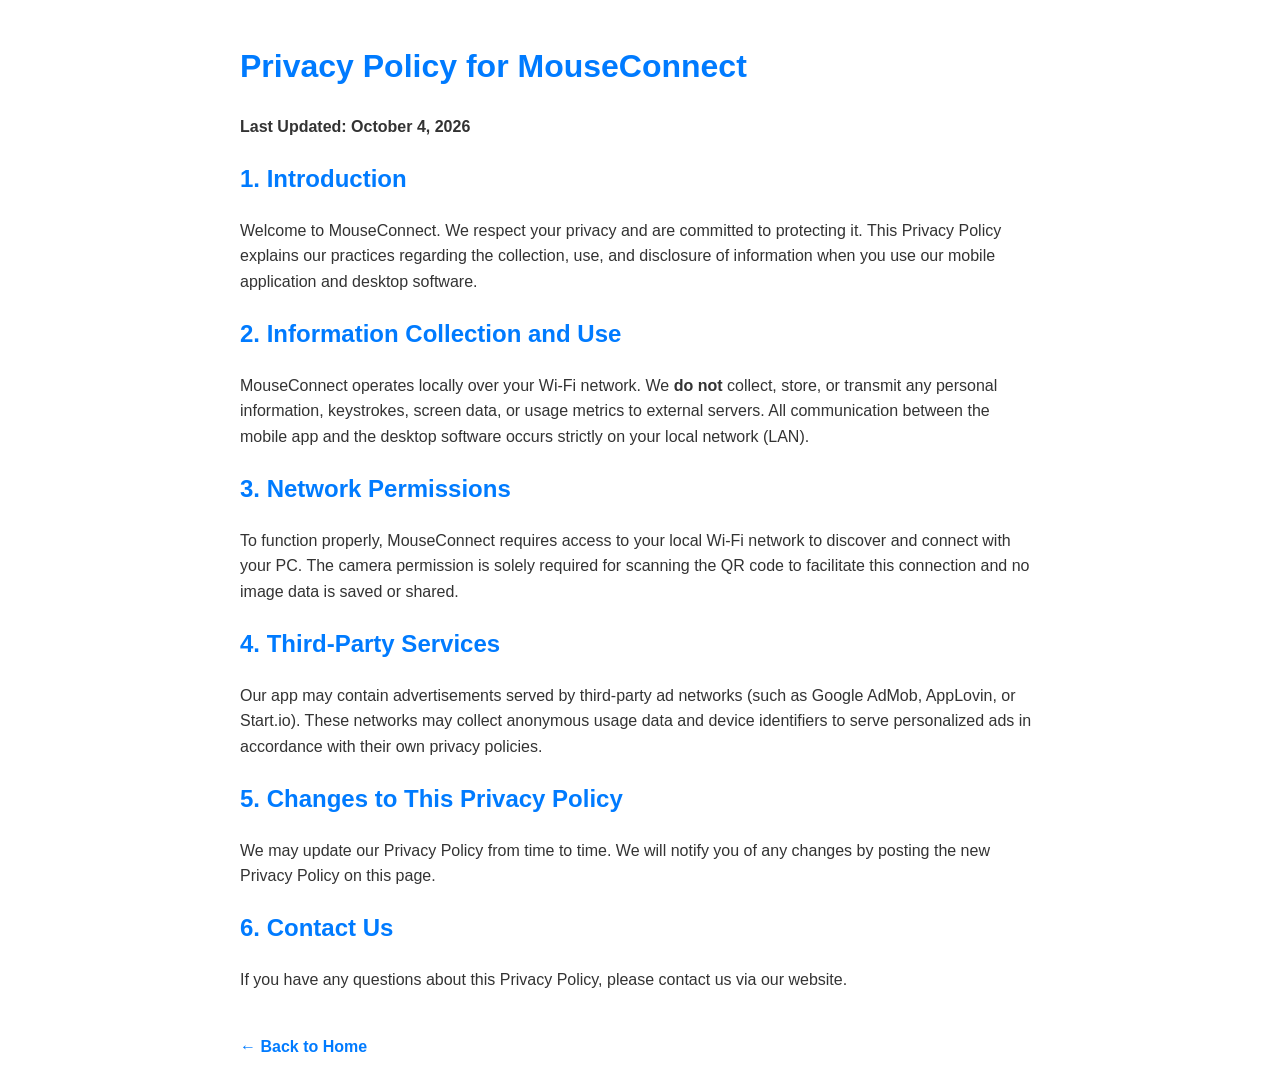
<file: privacy-policy.html>
﻿<!DOCTYPE html>
<html lang="en">
<head>
  <meta charset="UTF-8">
  <meta name="viewport" content="width=device-width, initial-scale=1.0">
  <title>Privacy Policy - MouseConnect</title>
  <style>
    body { font-family: Arial, sans-serif; max-width: 800px; margin: 0 auto; padding: 20px; line-height: 1.6; color: #333; }
    h1, h2 { color: #007bff; }
    a { color: #007bff; text-decoration: none; font-weight: bold; }
  </style>
</head>
<body>
  <h1>Privacy Policy for MouseConnect</h1>
  <p><strong>Last Updated: October 4, 2026</strong></p>
  
  <h2>1. Introduction</h2>
  <p>Welcome to MouseConnect. We respect your privacy and are committed to protecting it. This Privacy Policy explains our practices regarding the collection, use, and disclosure of information when you use our mobile application and desktop software.</p>
  
  <h2>2. Information Collection and Use</h2>
  <p>MouseConnect operates locally over your Wi-Fi network. We <strong>do not</strong> collect, store, or transmit any personal information, keystrokes, screen data, or usage metrics to external servers. All communication between the mobile app and the desktop software occurs strictly on your local network (LAN).</p>
  
  <h2>3. Network Permissions</h2>
  <p>To function properly, MouseConnect requires access to your local Wi-Fi network to discover and connect with your PC. The camera permission is solely required for scanning the QR code to facilitate this connection and no image data is saved or shared.</p>
  
  <h2>4. Third-Party Services</h2>
  <p>Our app may contain advertisements served by third-party ad networks (such as Google AdMob, AppLovin, or Start.io). These networks may collect anonymous usage data and device identifiers to serve personalized ads in accordance with their own privacy policies.</p>
  
  <h2>5. Changes to This Privacy Policy</h2>
  <p>We may update our Privacy Policy from time to time. We will notify you of any changes by posting the new Privacy Policy on this page.</p>
  
  <h2>6. Contact Us</h2>
  <p>If you have any questions about this Privacy Policy, please contact us via our website.</p>
  
  <br>
  <a href="index.html">&larr; Back to Home</a>
</body>
</html>
</file>
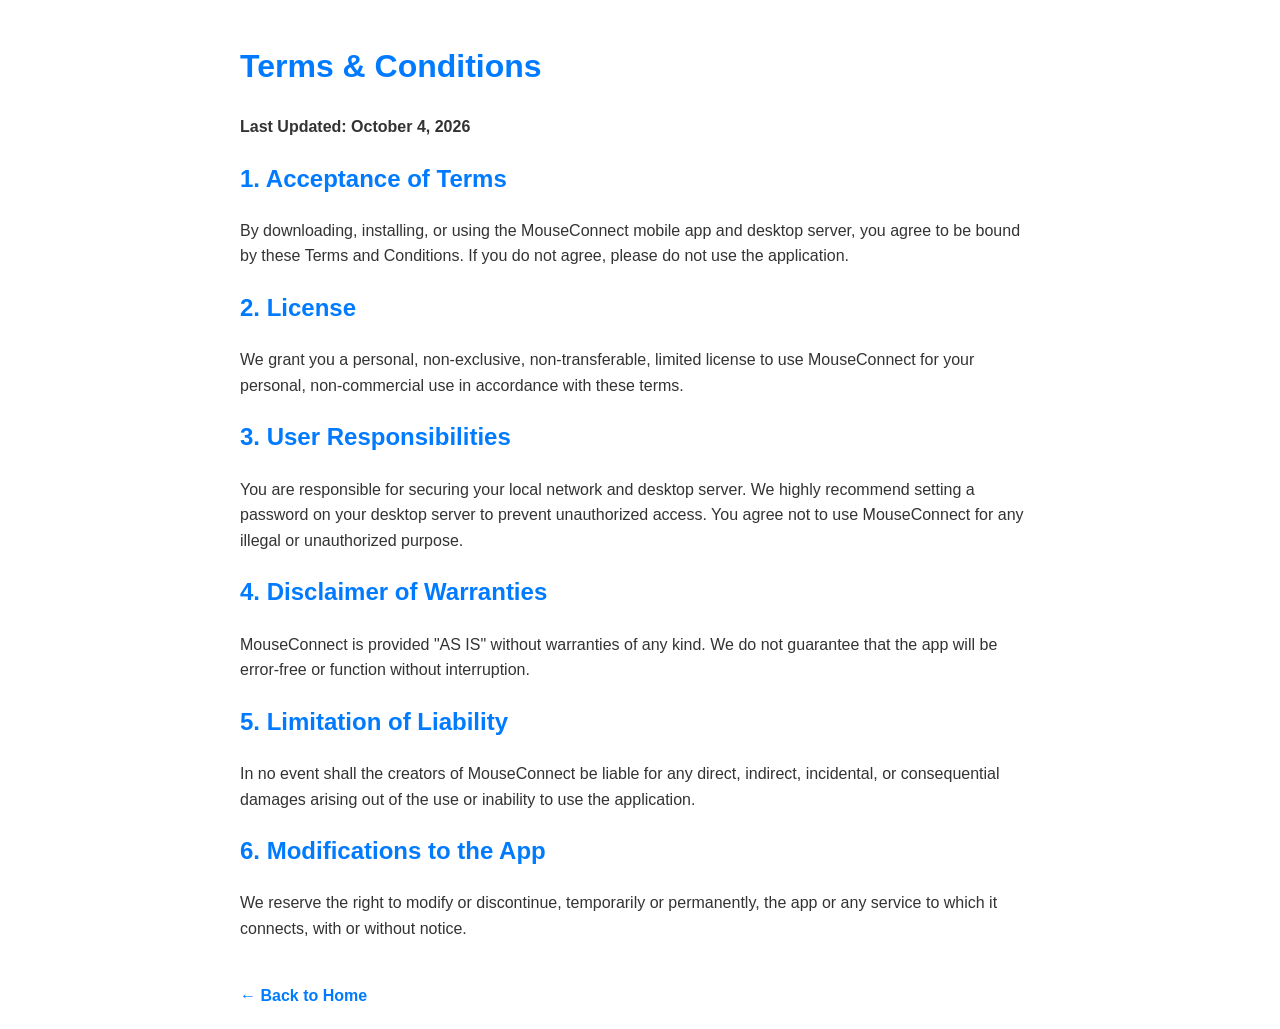
<file: terms-and-conditions.html>
﻿<!DOCTYPE html>
<html lang="en">
<head>
  <meta charset="UTF-8">
  <meta name="viewport" content="width=device-width, initial-scale=1.0">
  <title>Terms & Conditions - MouseConnect</title>
  <style>
    body { font-family: Arial, sans-serif; max-width: 800px; margin: 0 auto; padding: 20px; line-height: 1.6; color: #333; }
    h1, h2 { color: #007bff; }
    a { color: #007bff; text-decoration: none; font-weight: bold; }
  </style>
</head>
<body>
  <h1>Terms & Conditions</h1>
  <p><strong>Last Updated: October 4, 2026</strong></p>
  
  <h2>1. Acceptance of Terms</h2>
  <p>By downloading, installing, or using the MouseConnect mobile app and desktop server, you agree to be bound by these Terms and Conditions. If you do not agree, please do not use the application.</p>
  
  <h2>2. License</h2>
  <p>We grant you a personal, non-exclusive, non-transferable, limited license to use MouseConnect for your personal, non-commercial use in accordance with these terms.</p>
  
  <h2>3. User Responsibilities</h2>
  <p>You are responsible for securing your local network and desktop server. We highly recommend setting a password on your desktop server to prevent unauthorized access. You agree not to use MouseConnect for any illegal or unauthorized purpose.</p>
  
  <h2>4. Disclaimer of Warranties</h2>
  <p>MouseConnect is provided "AS IS" without warranties of any kind. We do not guarantee that the app will be error-free or function without interruption.</p>
  
  <h2>5. Limitation of Liability</h2>
  <p>In no event shall the creators of MouseConnect be liable for any direct, indirect, incidental, or consequential damages arising out of the use or inability to use the application.</p>
  
  <h2>6. Modifications to the App</h2>
  <p>We reserve the right to modify or discontinue, temporarily or permanently, the app or any service to which it connects, with or without notice.</p>
  
  <br>
  <a href="index.html">&larr; Back to Home</a>
</body>
</html>
</file>
